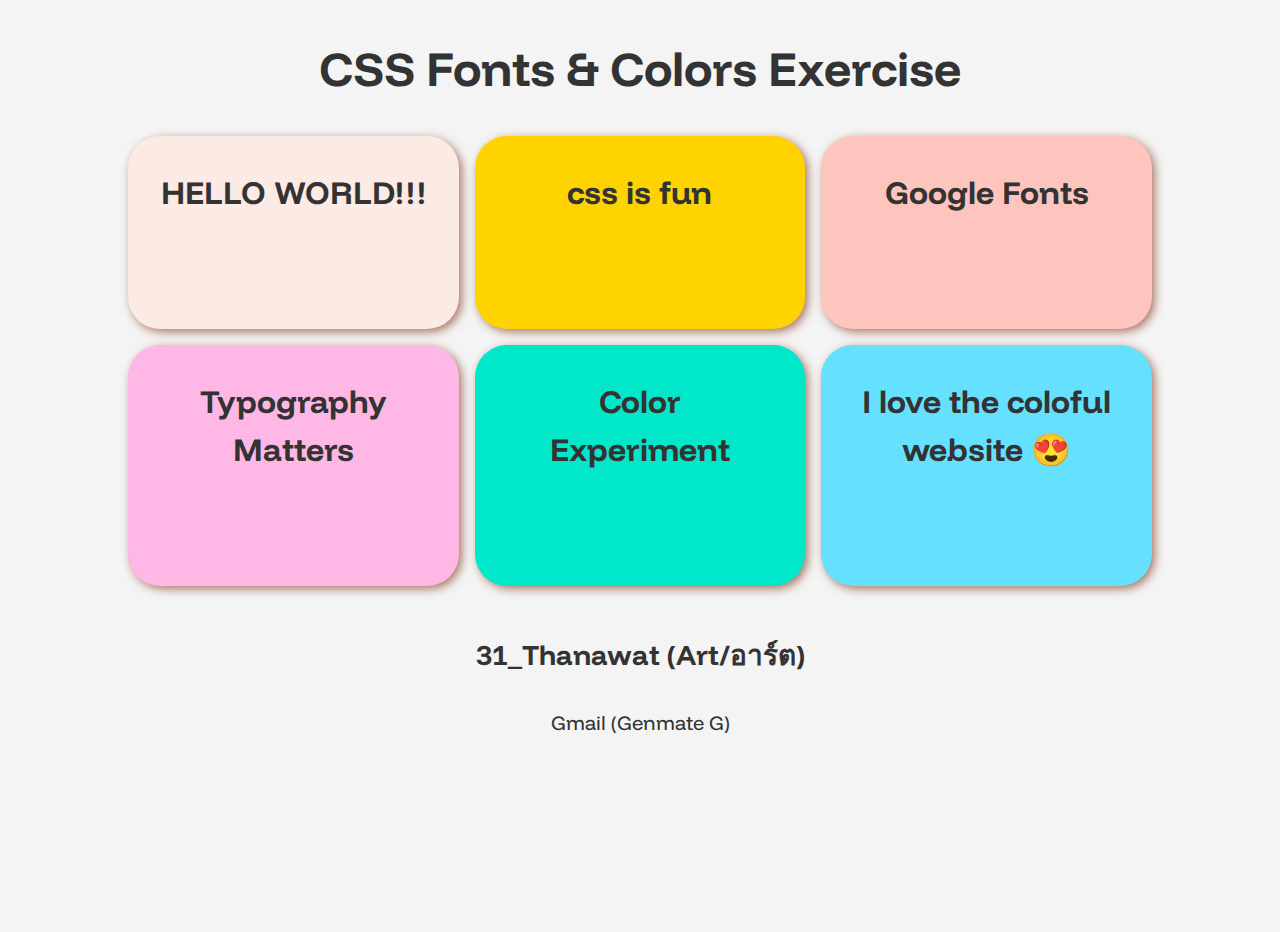
<file: 01-css-exercise/index.html>
<!DOCTYPE html>
<html lang="en">
	<head>
		<meta charset="UTF-8" />
		<meta
			name="viewport"
			content="width=device-width, initial-scale=1.0"
		/>
		<link
			rel="stylesheet"
			href="style.css"
		/>
		<title>CSS Fonts and Colors Exercise</title>
	</head>
	<body>
		<h1>CSS Fonts & Colors Exercise</h1>
		<div class="grid-container">
			<div class="box box1">Hello World</div>
			<div class="box box2">CSS is Fun</div>
			<div class="box box3">Google Fonts</div>
			<div class="box box4">Typography Matters</div>
			<div class="box box5">Color Experiment</div>
			<div class="box box6">I love the coloful website 😍</div>
		</div>
		<div class="bio__container">
      <!-- Update your name and short bio -->
			<h2 class="bio__name">31_Thanawat (Art/อาร์ต)</h2>
			<p class="bio__description">Gmail (Genmate G)</p>
		</div>
	</body>
</html>
</file>
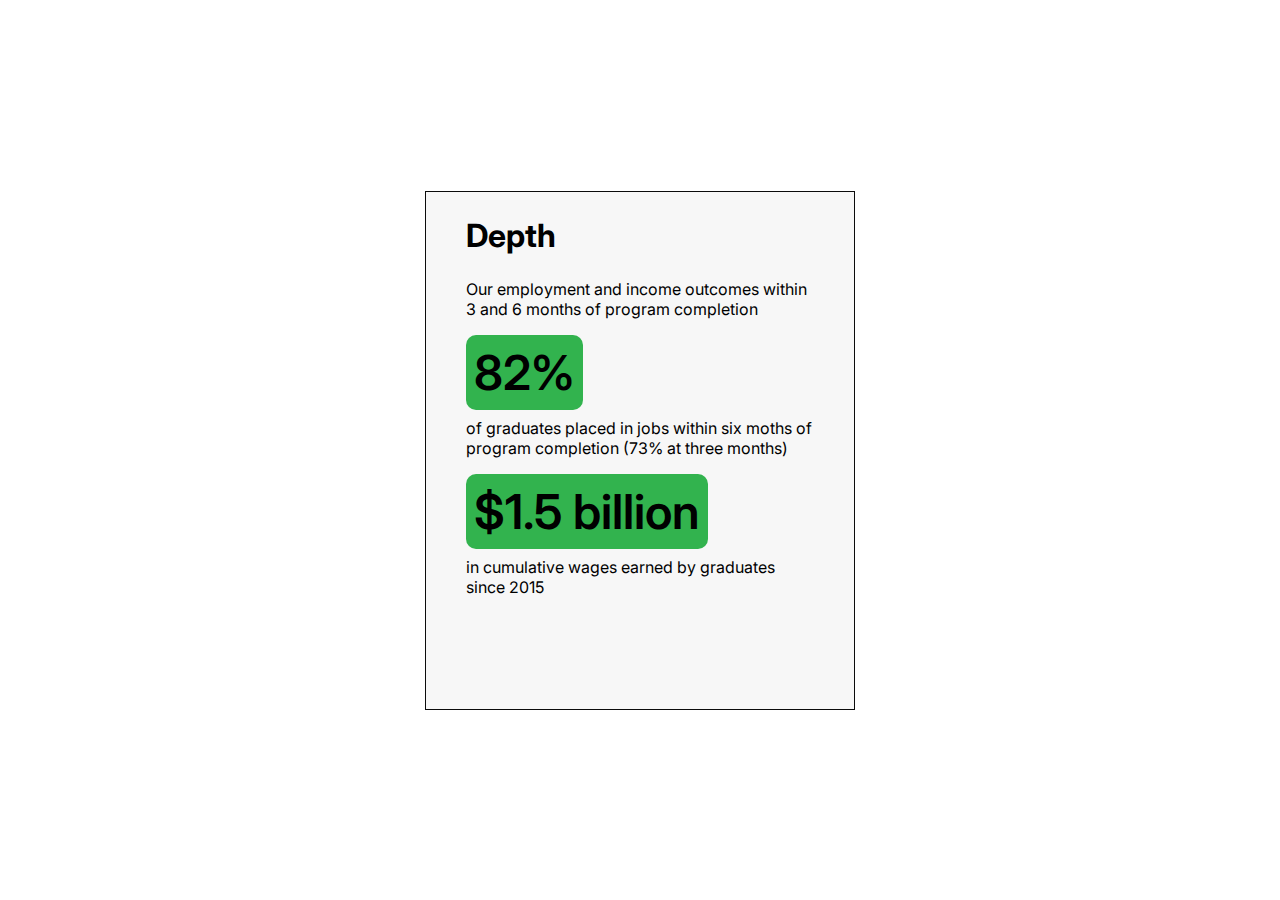
<file: 02-css-exercise/index.html>
<!DOCTYPE html>
<html lang="en">
<head>
    <meta charset="UTF-8">
    <meta name="viewport" content="width=device-width, initial-scale=1.0">
    <title>Depth</title>
    <link rel="stylesheet" href="style.css">
</head>
<body>
    <main>
        <h1>Depth</h1>
        <p>Our employment and income outcomes within 3 and 6 months of program completion</p>
        <div>
            <p>82%</p>
            <p>of graduates placed in jobs within six moths of program completion (73% at three months)</p>
        </div>
        <div>
            <p>$1.5 billion</p>
            <p>in cumulative wages earned by graduates since 2015</p>
        </div>
    </main>
</body>
</html>
</file>
<file: 02-css-exercise/style.css>
@import url("https://fonts.googleapis.com/css2?family=Inter:ital,opsz,wght@0,14..32,100..900;1,14..32,100..900&display=swap");

* {
    box-sizing: border-box;
    margin: 0;
    padding: 0;
    font-family: "Inter", sans-serif;
}

body {
    display: grid;
    place-items: center;
    min-height: 100vh;
}

main {
    border: 1px solid rgb(11, 11, 11);
    background: rgb(247, 247, 247);
    max-width: 430px;
    padding: 1.5rem 2.5rem 6rem 2.5rem;
    margin: 0 auto;
}

h1 {
    margin-bottom: 1.5rem;
}

main > p {
    margin-bottom: 1rem;
}

div {
    margin-bottom: 1rem;
}

div p:first-child {
    display: inline-block;
    font-size: 3rem;
    font-weight: 600;
    border-radius: 10px;
    background: #32b34e;
    padding: .5rem;
    margin-bottom: .5rem;
}
</file>
<file: 01-css-exercise/style.css>
/* Import Fonts Here */
@import url('https://fonts.googleapis.com/css2?family=Funnel+Display:wght@300..800&display=swap');
/* CSS Reset  */
*,
*::before,
*::after {
	padding: 0;
	margin: 0;
	box-sizing: border-box;
}
body {
	line-height: 1.5;
	-webkit-font-smoothing: antialiased;
}
img,
picture,
video,
canvas,
svg {
	display: block;
	max-width: 100%;
}
input,
button,
textarea,
select {
	font: inherit;
}
p {
	text-wrap: pretty;
}
h1,
h2,
h3,
h4,
h5,
h6 {
	text-wrap: balance;
}

/* CSS Custom Layout */
body {
	max-width: 80vw;
	height: 100vh;
	margin: 0 auto;
	text-align: center;
	background-color: #f4f4f4;
	color: #333;
}

h1 {
	margin: 2rem 0;
}

.grid-container {
	display: grid;
	grid-template-columns: repeat(3, 1fr);
	gap: 1rem;
	margin: 0 auto;
	height: 50%;
}

.box {
	padding: 2rem;
	font-size: 2rem;
	font-weight: bold;
	text-align: center;
	border-radius: 0.125em;
	border: #333 solid 1px;
}

.bio__container {
	margin-top: 3rem;
}

.bio__description {
	margin-top: 2rem;
}

/* CSS Code Start Here! */
.box1 {
	text-transform: uppercase;
    background: #fceae4;
}

.box2 {
    text-transform: lowercase;
    background: #ffd300;
}

.box3 {
    background: #FEC4BE;
}

.box4 {
    background: #FFB8E6;
}

.box5 {
    background: #00e7c9;
}

.box6 {
    background: #66E0FF;
}

.bio__name {
    font-size: 1.75rem;
}

.bio__description {
    font-size: 1.25rem;
}

html {
    font-family: "Funnel Display", sans-serif;
}

.box {
    border: 0;
    border-radius: 2rem;
    box-shadow: 3px 3px 10px #aa7866;
}

h1 {
    font-size: 3rem;
}

.box1::after {
    content: "!!!";
}
</file>
